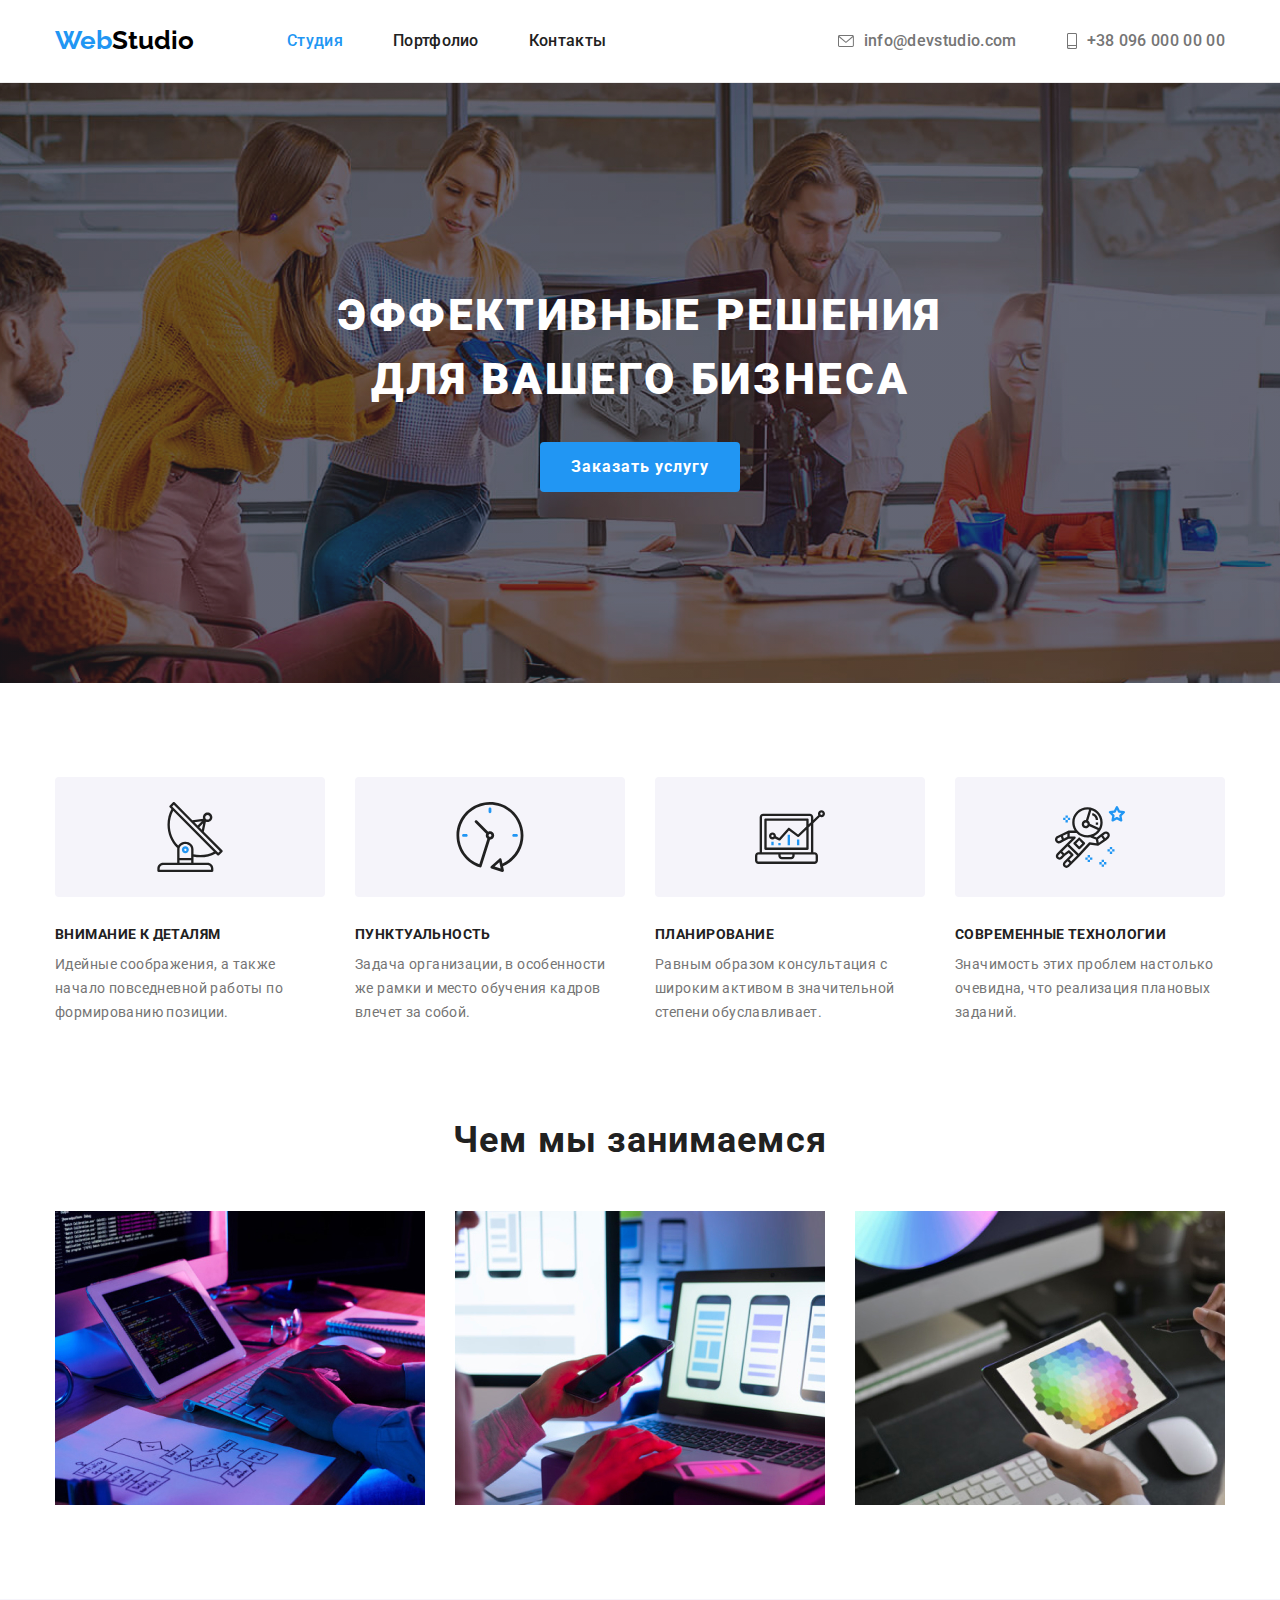
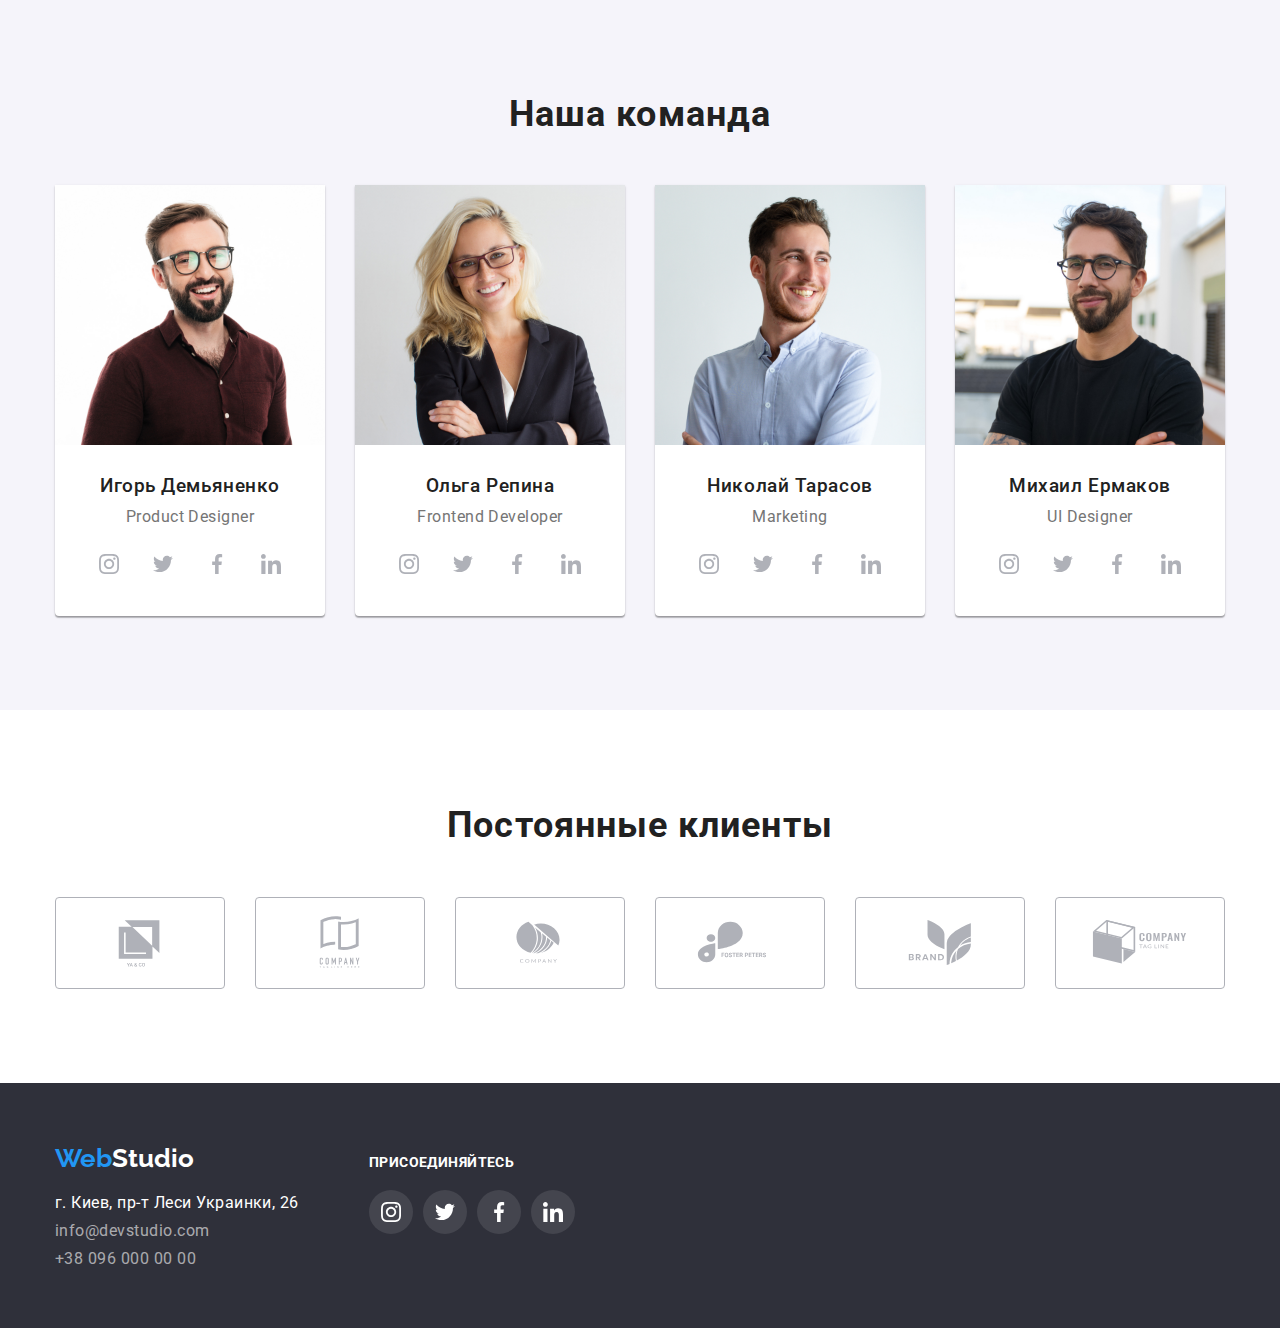
<file: index.html>
<!DOCTYPE html>
<html lang="ru">

<head>
  <meta charset="UTF-8" />
  <meta http-equiv="X-UA-Compatible" content="IE=edge" />
  <meta name="viewport" content="width=device-width, initial-scale=1.0" />
  <link rel="preconnect" href="https://fonts.googleapis.com" />
  <link rel="preconnect" href="https://fonts.gstatic.com" crossorigin />
  <link href="https://fonts.googleapis.com/css2?family=Raleway:wght@700&family=Roboto:wght@400;500;700;900&display=swap"
    rel="stylesheet" />
  <link rel="stylesheet" href="https://github.com/sindresorhus/modern-normalize/blob/main/modern-normalize.css">
  <link rel="stylesheet" href="./css/style.css" />
  <title>Студия</title>
</head>

<body>
  <header class="header">
    <div class="container header-container">
      <!--логотип фирмы-->
      <a href="./index.html" class="logo black header-logo">Web<span>Studio</span></a>
      <nav class="nav-bar">
        <!--страницы в шапке-->
        <ul class="menu-links list">
          <li class="menu-item"><a class="menu-link header-link current" href="#">Студия</a></li>
          <li class="menu-item"><a class="menu-link header-link" href="./portfolio.html">Портфолио</a></li>
          <li class="menu-item"><a class="menu-link header-link" href="#">Контакты</a></li>
        </ul>
      </nav>
      <!--контакты в шапке-->
      <ul class="contacts list">
        <li class="contacts-item">
          <a class="contact-link header-link" href="mailto:info@devstudio.com">
            <svg class="contact-icon" width="16" height="12">
              <use href="./images/icons/symbol-defs.svg#icon-envelope"></use>
            </svg>
            info@devstudio.com</a>
        </li>
        <li class="contacts-item">
          <a class="contact-link header-link" href="tel:+380961111111">
            <svg class="contact-icon" width="10" height="16">
              <use href="./images/icons/symbol-defs.svg#icon-smartphone"></use>
            </svg>
            +38 096 000 00 00
          </a>
        </li>
      </ul>

    </div>
  </header>
  <main>
    <!--контейнер для основного содержимого-->
    <!--секция "герой"-->
    <section class="hero overlay">
      <div class="container">
        <h1 class="hero-title hero-container">Эффективные решения для вашего бизнеса</h1>
        <button type="button" class="hero-btn">Заказать услугу</button>
      </div>
    </section>
    <!--секция особенности-->

    <section class="feachers section">
      <div class="container">
        <h2 hidden>Невидимый заголовок секции</h2>
        <ul class="feachers-list list">
          <li class="feachers-item">
            <div class="feacher-bg">
              <svg class="feacher-icon" width="70" height="70">
                <use href="./images/icons/symbol-defs.svg#icon-antenna"></use>
              </svg>
            </div>
            <h3 class="feachers-title">Внимание к деталям</h3>
            <p class="feachers-text">Идейные соображения, а также начало повседневной работы по формированию позиции.
            </p>
          </li>
          <li class="feachers-item">
            <div class="feacher-bg">
              <svg class="feacher-icon" width="70" height="70">
                <use href="./images/icons/symbol-defs.svg#icon-clock"></use>
              </svg>
            </div>
            <h3 class="feachers-title">Пунктуальность</h3>
            <p class="feachers-text">
              Задача организации, в особенности же рамки и место обучения кадров влечет за собой.
            </p>
          </li>
          <li class="feachers-item">
            <div class="feacher-bg">
              <svg class="feacher-icon" width="70" height="70">
                <use href="./images/icons/symbol-defs.svg#icon-diagram"></use>
              </svg>
            </div>
            <h3 class="feachers-title">Планирование</h3>
            <p class="feachers-text">
              Равным образом консультация с широким активом в значительной степени обуславливает.
            </p>
          </li>
          <li class="feachers-item">
            <div class="feacher-bg">
              <svg class="feacher-icon" width="70" height="70">
                <use href="./images/icons/symbol-defs.svg#icon-astronaut"></use>
              </svg>
            </div>
            <h3 class="feachers-title">Современные технологии</h3>
            <p class="feachers-text">Значимость этих проблем настолько очевидна, что реализация плановых заданий.</p>
          </li>
        </ul>
      </div>

    </section>
    <!--секция чем занимаемся-->
    <section class="what-are-we-doing section">
      <div class="container">
        <h2 class="what-are-we-doing-title">Чем мы занимаемся</h2>
        <ul class="dooing-list list">
          <li class="dooing-item">
            <img src="images/what_are_we_doing_1.jpg" alt="Чем мы тут занимаемся" width="370" />
          </li>
          <li class="dooing-item">
            <img src="images/what_are_we_doing_2.jpg" alt="Чем мы тут занимаемся" width="370" />
          </li>
          <li class="dooing-item">
            <img src="images/what_are_we_doing_3.jpg" alt="Чем мы тут занимаемся" width="370" />
          </li>
        </ul>
      </div>
    </section>
    <!--секция наша команда-->
    <section class="team section">
      <div class="container">
        <h2 class="team-title">Наша команда</h2>
        <ul class="team-list list">
          <li class="team-item">
            <img class="team-img" src="images/team_member_1.jpg" alt="team_member_1" width="270" />
            <div class="team-text-container">
              <h3 class="team-item-title">Игорь Демьяненко</h3>
              <p class="team-position">Product Designer</p>
              <ul class="social-list list">
                <li class="social-item">
                  <a href="#" class="social-link">
                    <svg class="social-icon" width="20" height="20">
                      <use href="./images/icons/symbol-defs.svg#icon-instagram"></use>
                    </svg>
                  </a>
                </li>
                <li class="social-item">
                  <a href="#" class="social-link">
                    <svg class="social-icon" width="20" height="20">
                      <use href="./images/icons/symbol-defs.svg#icon-twitter"></use>
                    </svg>
                  </a>
                </li>
                <li class="social-item">
                  <a href="#" class="social-link">
                    <svg class="social-icon" width="20" height="20">
                      <use href="./images/icons/symbol-defs.svg#icon-facebook"></use>
                    </svg>
                  </a>
                </li>
                <li class="social-item">
                  <a href="#" class="social-link">
                    <svg class="social-icon" width="20" height="20">
                      <use href="./images/icons/symbol-defs.svg#icon-linkedin"></use>
                    </svg>
                  </a>
                </li>
              </ul>
            </div>
          </li>
          <li class="team-item">
            <img class="team-img" src="images/team_member_2.jpg" alt="team_member_2" width="270" />
            <div class="team-text-container">
              <h3 class="team-item-title">Ольга Репина</h3>
              <p class="team-position">Frontend Developer</p>
              <ul class="social-list list">
                <li class="social-item">
                  <a href="#" class="social-link">
                    <svg class="social-icon" width="20" height="20">
                      <use href="./images/icons/symbol-defs.svg#icon-instagram"></use>
                    </svg>
                  </a>
                </li>
                <li class="social-item">
                  <a href="#" class="social-link">
                    <svg class="social-icon" width="20" height="20">
                      <use href="./images/icons/symbol-defs.svg#icon-twitter"></use>
                    </svg>
                  </a>
                </li>
                <li class="social-item">
                  <a href="#" class="social-link">
                    <svg class="social-icon" width="20" height="20">
                      <use href="./images/icons/symbol-defs.svg#icon-facebook"></use>
                    </svg>
                  </a>
                </li>
                <li class="social-item">
                  <a href="#" class="social-link">
                    <svg class="social-icon" width="20" height="20">
                      <use href="./images/icons/symbol-defs.svg#icon-linkedin"></use>
                    </svg>
                  </a>
                </li>
              </ul>
            </div>
          </li>
          <li class="team-item">
            <img class="team-img" src="images/team_member_3.jpg" alt="team_member_3" width="270" />
            <div class="team-text-container">
              <h3 class="team-item-title">Николай Тарасов</h3>
              <p class="team-position">Marketing</p>
              <ul class="social-list list">
                <li class="social-item">
                  <a href="#" class="social-link">
                    <svg class="social-icon" width="20" height="20">
                      <use href="./images/icons/symbol-defs.svg#icon-instagram"></use>
                    </svg>
                  </a>
                </li>
                <li class="social-item">
                  <a href="#" class="social-link">
                    <svg class="social-icon" width="20" height="20">
                      <use href="./images/icons/symbol-defs.svg#icon-twitter"></use>
                    </svg>
                  </a>
                </li>
                <li class="social-item">
                  <a href="#" class="social-link">
                    <svg class="social-icon" width="20" height="20">
                      <use href="./images/icons/symbol-defs.svg#icon-facebook"></use>
                    </svg>
                  </a>
                </li>
                <li class="social-item">
                  <a href="#" class="social-link">
                    <svg class="social-icon" width="20" height="20">
                      <use href="./images/icons/symbol-defs.svg#icon-linkedin"></use>
                    </svg>
                  </a>
                </li>
              </ul>
            </div>
          </li>
          <li class="team-item">
            <img class="team-img" src="images/team_member_4.jpg" alt="team_member_4" width="270" />
            <div class="team-text-container">
              <h3 class="team-item-title">Михаил Ермаков</h3>
              <p class="team-position">UI Designer</p>
              <ul class="social-list list">
                <li class="social-item">
                  <a href="#" class="social-link">
                    <svg class="social-icon" width="20" height="20">
                      <use href="./images/icons/symbol-defs.svg#icon-instagram"></use>
                    </svg>
                  </a>
                </li>
                <li class="social-item">
                  <a href="#" class="social-link">
                    <svg class="social-icon" width="20" height="20">
                      <use href="./images/icons/symbol-defs.svg#icon-twitter"></use>
                    </svg>
                  </a>
                </li>
                <li class="social-item">
                  <a href="#" class="social-link">
                    <svg class="social-icon" width="20" height="20">
                      <use href="./images/icons/symbol-defs.svg#icon-facebook"></use>
                    </svg>
                  </a>
                </li>
                <li class="social-item">
                  <a href="#" class="social-link">
                    <svg class="social-icon" width="20" height="20">
                      <use href="./images/icons/symbol-defs.svg#icon-linkedin"></use>
                    </svg>
                  </a>
                </li>
              </ul>
            </div>
          </li>
        </ul>
      </div>
    </section>
    <section class="clients section">
      <div class="container">
        <h2 class="clients-title">Постоянные клиенты</h2>
        <ul class="clients-list list">
          <li class="client-item">
            <a href="#" class="client-link">
              <svg class="client-icon" width="106px" height="60px">
                <use href="./images/icons/symbol-defs.svg#icon-client-1"></use>
              </svg>
            </a>
          </li>
          <li class="client-item">
            <a href="#" class="client-link">
              <svg class="client-icon" width="106" height="60">
                <use href="./images/icons/symbol-defs.svg#icon-client-2"></use>
              </svg>
            </a>
          </li>
          <li class="client-item">
            <a href="#" class="client-link">
              <svg class="client-icon" width="106" height="60">
                <use href="./images/icons/symbol-defs.svg#icon-client-3"></use>
              </svg>
            </a>
          </li>
          <li class="client-item">
            <a href="#" class="client-link">
              <svg class="client-icon" width="106" height="60">
                <use href="./images/icons/symbol-defs.svg#icon-client-4"></use>
              </svg>
            </a>
          </li>
          <li class="client-item">
            <a href="#" class="client-link">
              <svg class="client-icon" width="106" height="60">
                <use href="./images/icons/symbol-defs.svg#icon-client-5"></use>
              </svg>
            </a>
          </li>
          <li class="client-item">
            <a href="#" class="client-link">
              <svg class="client-icon" width="106" height="60">
                <use href="./images/icons/symbol-defs.svg#icon-client-6"></use>
              </svg>
            </a>
          </li>
        </ul>
      </div>
    </section>
  </main>
  <footer class="footer">
    <div class="container footer-container">
      <div class="footer-logo-adress">
        <a href="#" class="logo white footer-logo">Web<span>Studio</span></a>
        <address>
          <p class="footer-adress">г. Киев, пр-т Леси Украинки, 26</p>
          <ul class="list">
            <li class="footer-item"><a href="mailto:info@devstudio.com" class="footer-link">info@devstudio.com</a></li>
            <li class="footer-item"><a href="tel:+380960000000" class="footer-link">+38 096 000 00 00</a></li>
          </ul>
        </address>
      </div>
      <div class="footer-social">
        <p class="join">присоединяйтесь</p>
        <ul class="social-list list">
          <li class="footer-social-item">
            <a href="#" class="footer-social-link">
              <svg class="footer-social-icon" width="20" height="20">
                <use href="./images/icons/symbol-defs.svg#icon-instagram"></use>
              </svg>
            </a>
          </li>
          <li class="footer-social-item">
            <a href="#" class="footer-social-link">
              <svg class="footer-social-icon" width="20" height="20">
                <use href="./images/icons/symbol-defs.svg#icon-twitter"></use>
              </svg>
            </a>
          </li>
          <li class="footer-social-item">
            <a href="#" class="footer-social-link">
              <svg class="footer-social-icon" width="20" height="20">
                <use href="./images/icons/symbol-defs.svg#icon-facebook"></use>
              </svg>
            </a>
          </li>
          <li class="footer-social-item">
            <a href="#" class="footer-social-link">
              <svg class="footer-social-icon" width="20" height="20">
                <use href="./images/icons/symbol-defs.svg#icon-linkedin"></use>
              </svg>
            </a>
          </li>
        </ul>
      </div>
    </div>
  </footer>
</body>

</html>
</file>
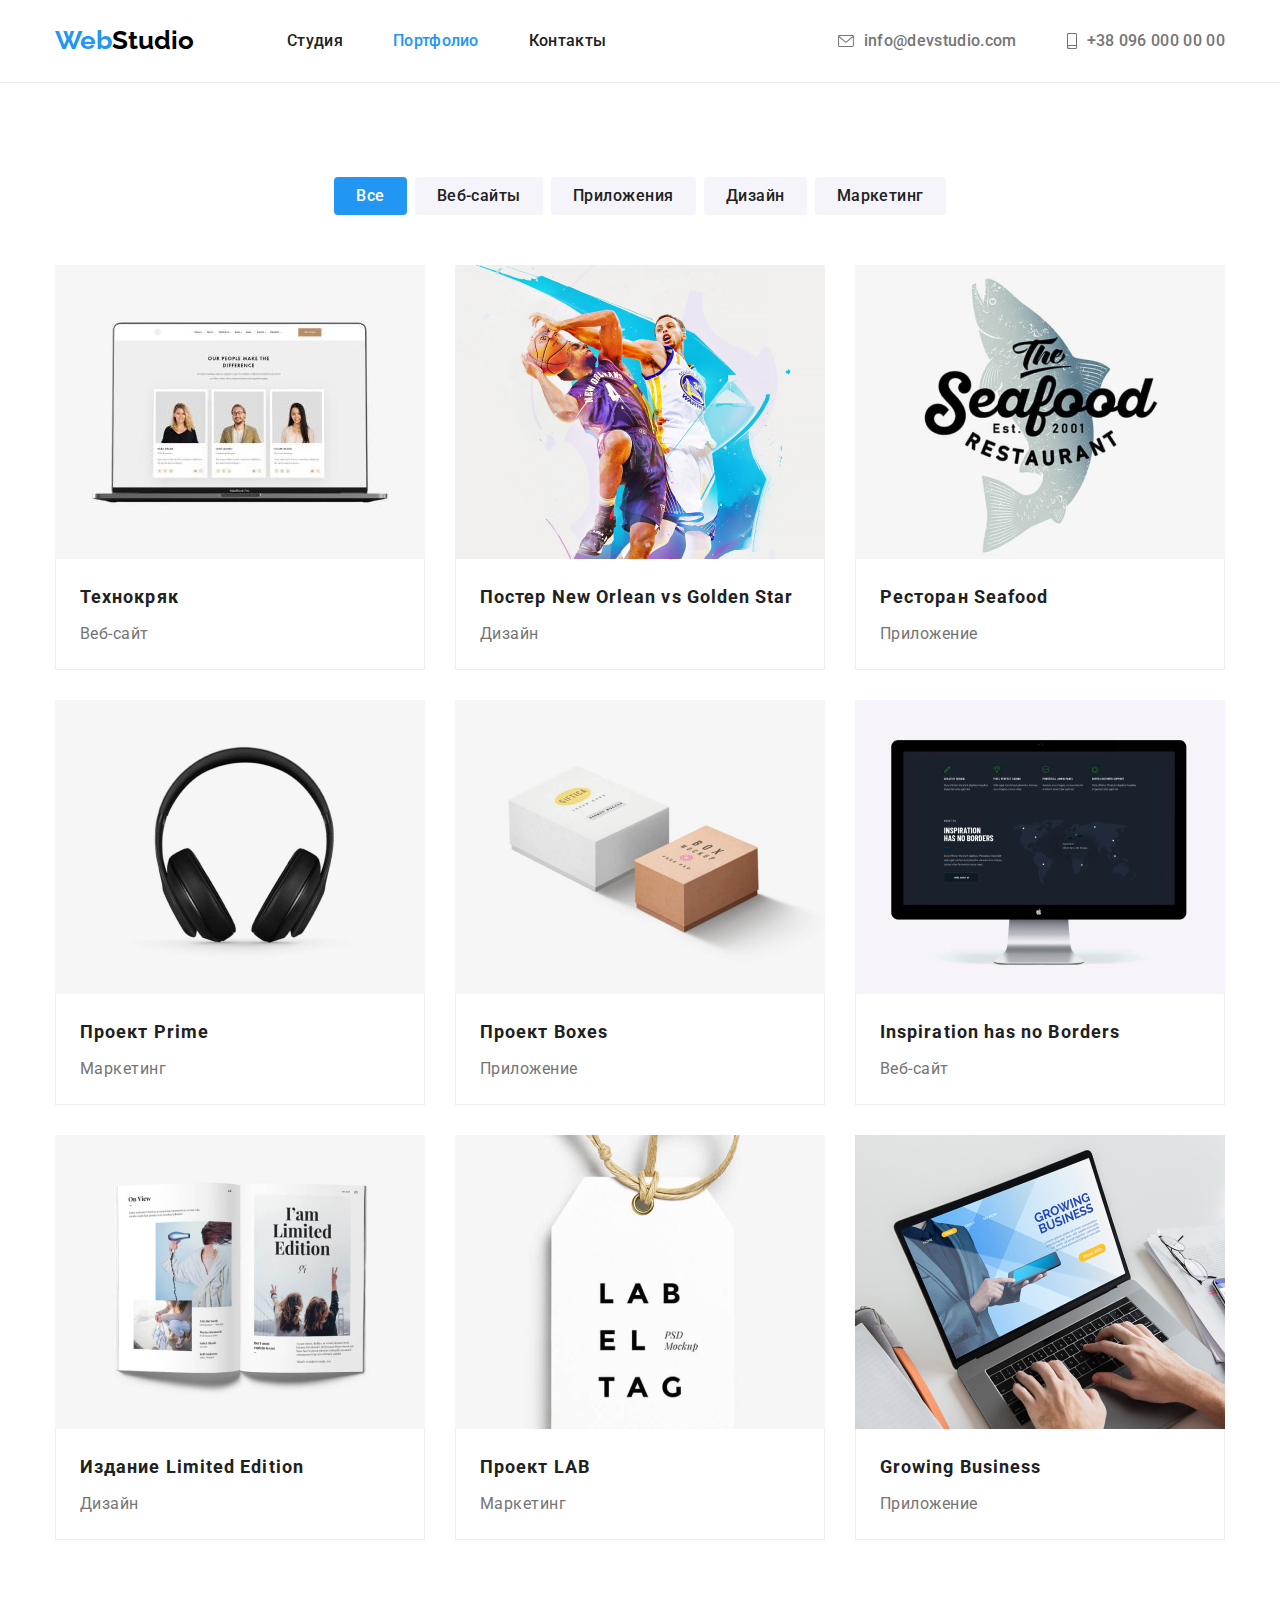
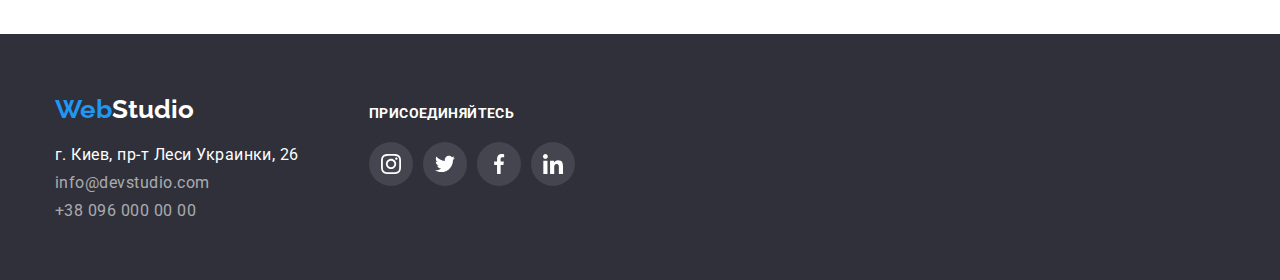
<file: portfolio.html>
<!DOCTYPE html>
<html lang="ru">

<head>
  <meta charset="UTF-8" />
  <meta http-equiv="X-UA-Compatible" content="IE=edge" />
  <meta name="viewport" content="width=device-width, initial-scale=1.0" />
  <link rel="preconnect" href="https://fonts.googleapis.com" />
  <link rel="preconnect" href="https://fonts.gstatic.com" crossorigin />
  <link href="https://fonts.googleapis.com/css2?family=Raleway:wght@700&family=Roboto:wght@400;500;700;900&display=swap"
    rel="stylesheet" />
  <link rel="stylesheet" href="https://github.com/sindresorhus/modern-normalize/blob/main/modern-normalize.css">
  <link rel="stylesheet" href="./css/style.css" />
  <title>Портфолио</title>
</head>

<body>
  <header class="header">
    <div class="container header-container">
      <!--логотип фирмы-->
      <a href="./index.html" class="logo black header-logo">Web<span>Studio</span></a>
      <nav class="nav-bar">
        <!--страницы в шапке-->
        <ul class="menu-links list">
          <li class="menu-item"><a class="menu-link header-link" href="./index.html">Студия</a></li>
          <li class="menu-item"><a class="menu-link header-link current" href="#">Портфолио</a></li>
          <li class="menu-item"><a class="menu-link header-link" href="#">Контакты</a></li>
        </ul>
      </nav>
      <!--контакты в шапке-->
      <ul class="contacts list">
        <li class="contacts-item">
          <a class="contact-link header-link" href="mailto:info@devstudio.com">
            <svg class="contact-icon" width="16" height="12">
              <use href="./images/icons/symbol-defs.svg#icon-envelope"></use>
            </svg>
            info@devstudio.com</a>
        </li>
        <li class="contacts-item">
          <a class="contact-link header-link" href="tel:+380961111111">
            <svg class="contact-icon" width="10" height="16">
              <use href="./images/icons/symbol-defs.svg#icon-smartphone"></use>
            </svg>
            +38 096 000 00 00
          </a>
        </li>
      </ul>

    </div>
  </header>
  <!--контейнер для основного содержимого-->

  <main>
    <!--секция навигации в портфолио-->
    <section class="section">
      <div class="container">
        <h1 hidden>Примеры работ</h1>
        <ul class="portfolio-btns list">
          <li class="btn-item"><button type="button" class="portfolio-btn portfolio-btn-active">Все</button></li>
          <li class="btn-item"><button type="button" class="portfolio-btn">Веб-сайты</button></li>
          <li class="btn-item"><button type="button" class="portfolio-btn">Приложения</button></li>
          <li class="btn-item"><button type="button" class="portfolio-btn">Дизайн</button></li>
          <li class="btn-item"><button type="button" class="portfolio-btn">Маркетинг</button></li>
        </ul>

        <!--карточки работ-->
        <ul class="exemples exemples-position list">
          <li class="exemples-item-position exemples-item">
            <a class="exemple-link" href="#">
              <img class="exemples-img" src="images/Projects/project_1.jpg" alt="Пример работы" width="370" />
              <div class="exemples-text-container">
                <h2 class="exemples-title">Технокряк</h2>
                <p class="exemples-text">Веб-сайт</p>
              </div>
            </a>
          </li>
          <li class="exemples-item-position exemples-item">
            <a class="exemple-link" href="#">
              <img class="exemples-img" src="images/Projects/project_2.jpg" alt="Пример работы" width="370" />
              <div class="exemples-text-container">
                <h2 class="exemples-title">Постер New Orlean vs Golden Star</h2>
                <p class="exemples-text">Дизайн</p>
              </div>
            </a>
          </li>
          <li class="exemples-item-position exemples-item">
            <a class="exemple-link" href="#">
              <img class="exemples-img" src="images/Projects/project_3.jpg" alt="Пример работы" width="370" />
              <div class="exemples-text-container">
                <h2 class="exemples-title">Ресторан Seafood</h2>
                <p class="exemples-text">Приложение</p>
              </div>
            </a>
          </li>
          <li class="exemples-item-position exemples-item">
            <a class="exemple-link" href="#">
              <img class="exemples-img" src="images/Projects/project_4.jpg" alt="Пример работы" width="370" />
              <div class="exemples-text-container">
                <h2 class="exemples-title">Проект Prime</h2>
                <p class="exemples-text"> Маркетинг</p>
              </div>
            </a>
          </li>
          <li class="exemples-item-position exemples-item">
            <a class="exemple-link" href="#">
              <img class="exemples-img" src="images/Projects/project_5.jpg" alt="Пример работы" width="370" />
              <div class="exemples-text-container">
                <h2 class="exemples-title">Проект Boxes</h2>
                <p class="exemples-text">Приложение</p>
              </div>
            </a>
          </li>
          <li class="exemples-item-position exemples-item">
            <a class="exemple-link" href="#">
              <img class="exemples-img" src="images/Projects/project_6.jpg" alt="Пример работы" width="370" />
              <div class="exemples-text-container">
                <h2 class="exemples-title">Inspiration has no Borders</h2>
                <p class="exemples-text">Веб-сайт</p>
              </div>
            </a>
          </li>
          <li class="exemples-item-position exemples-item">
            <a class="exemple-link" href="#">
              <img class="exemples-img" src="images/Projects/project_7.jpg" alt="Пример работы" width="370" />
              <div class="exemples-text-container">
                <h2 class="exemples-title">Издание Limited Edition</h2>
                <p class="exemples-text">Дизайн</p>
              </div>
            </a>
          </li>
          <li class="exemples-item-position exemples-item">
            <a class="exemple-link" href="#">
              <img class="exemples-img" src="images/Projects/project_8.jpg" alt="Пример работы" width="370" />
              <div class="exemples-text-container">
                <h2 class="exemples-title">Проект LAB</h2>
                <p class="exemples-text">Маркетинг</p>
              </div>
            </a>
          </li>
          <li class="exemples-item-position exemples-item">
            <a class="exemple-link" href="#">
              <img class="exemples-img" src="images/Projects/project_9.jpg" alt="Пример работы" width="370" />
              <div class="exemples-text-container">
                <h2 class="exemples-title">Growing Business</h2>
                <p class="exemples-text">Приложение</p>
              </div>
            </a>
          </li>
        </ul>
      </div>
    </section>
  </main>
  <footer class="footer">
    <div class="container footer-container">
      <div class="footer-logo-adress">
        <a href="#" class="logo white footer-logo">Web<span>Studio</span></a>
        <address>
          <p class="footer-adress">г. Киев, пр-т Леси Украинки, 26</p>
          <ul class="list">
            <li class="footer-item"><a href="mailto:info@devstudio.com" class="footer-link">info@devstudio.com</a></li>
            <li class="footer-item"><a href="tel:+380960000000" class="footer-link">+38 096 000 00 00</a></li>
          </ul>
        </address>
      </div>
      <div class="footer-social">
        <p class="join">присоединяйтесь</p>
        <ul class="social-list list">
          <li class="social-item">
            <a href="#" class="footer-social-link">
              <svg class="footer-social-icon" width="20" height="20">
                <use href="./images/icons/symbol-defs.svg#icon-instagram"></use>
              </svg>
            </a>
          </li>
          <li class="social-item">
            <a href="#" class="footer-social-link">
              <svg class="footer-social-icon" width="20" height="20">
                <use href="./images/icons/symbol-defs.svg#icon-twitter"></use>
              </svg>
            </a>
          </li>
          <li class="social-item">
            <a href="#" class="footer-social-link">
              <svg class="footer-social-icon" width="20" height="20">
                <use href="./images/icons/symbol-defs.svg#icon-facebook"></use>
              </svg>
            </a>
          </li>
          <li class="social-item">
            <a href="#" class="footer-social-link">
              <svg class="footer-social-icon" width="20" height="20">
                <use href="./images/icons/symbol-defs.svg#icon-linkedin"></use>
              </svg>
            </a>
          </li>
        </ul>
      </div>
    </div>
  </footer>
</body>

</html>
</file>
<file: css/style.css>
/* Палитра
#2196F3 синий в лого
#000000 черный в лого
#2F303A чёрный в герое
#FFFFFF белый фон основной
#FFFFFF99 белый прозрачность 60%
#212121 цвет заголовков черный
#757575 серый основной цвет текста
#F5F4FA серый на кнопках
#E5E5E5 фон

*/
/* CSS rules to specify families

font-family: 'Raleway', sans-serif;
font-family: 'Roboto', sans-serif;

 */
/* Сброс стилей по тегу */
p,
h1,
h2,
h3,
h4,
h5,
h6,
body {
  margin: 0;
  padding: 0;
}

ul {
  margin: 0;
  padding: 0;
}

button {
  cursor: pointer;
}
img {
  display: block;
  max-width: 100%;
  height: auto;
}
/* link {
  text-decoration: none;
} */
/* CSS переменные */
:root {
  --background-primary: #ffffff;
  --background-light-80: #ffffff99;
  --background-light-10: rgba(255, 255, 255, 0.1);
  --background-secondary: #e5e5e5;
  --background-hero: #2f303a;
  --accent: #2196f3;
  --primary-text-color: #757575;
  --secondary-text-color: #212121;
  --logo: #000000;
  --accent-secondary: #f5f4fa;
  --hero-btn-hover: #188ce8;
  --header-bottom-border: #ececec;
  --exemples-item-border: #eeeeee;
  --social-items-our-client: #afb1b8;
}
* {
  box-sizing: border-box;
}

body {
  background-color: var(--background-primary);
  color: var(--primary-text-color);
  font-family: 'Roboto', sans-serif;
}

/* "утилита" для сброса маркеров со списков */
.list {
  list-style: none;
}
/* вспомогательній контейнер */
.container {
  width: 1200px;
  margin: 0 auto;
  padding: 0 15px;
}
.section {
  padding-top: 94px;
  padding-bottom: 94px;
}
/* Заголовки */
h1,
h2,
h3,
h4,
h5 {
  color: var(--secondary-text-color);
}
/* Логотип */
.logo {
  color: var(--accent);
  font-family: Raleway;
  font-weight: bold;
  font-size: 26px;
  line-height: 1.19em;
  text-decoration: none;
}
.black span {
  color: var(--logo);
}
.white span {
  color: var(--background-primary);
}

/* панель навигации */
.header {
  border-bottom: 1px solid var(--header-bottom-border);
}
.header-logo {
  padding-top: 24px;
  padding-bottom: 25px;
  margin-right: 93px;
}
.header-container {
  display: flex;
  align-items: center;
}
.nav-bar {
  display: flex;
}
.menu-links {
  display: flex;
}
/* внешний отступ всем кроме последнего */
.menu-item:not(:last-child) {
  margin-right: 50px;
}
.header-link {
  display: block;
  padding-top: 32px;
  padding-bottom: 32px;
}
.menu-link {
  color: var(--secondary-text-color);
  line-height: 1.14;
  font-weight: 500;
  letter-spacing: 0.02em;
  text-decoration: none;
}

.menu-link:hover,
.menu-link:focus,
.contact-link:hover,
.contact-link:focus,
.footer-link:focus,
.footer-link:hover {
  color: var(--accent);
}
.current {
  color: var(--accent);
}

/* контакты */
/* .contacts {
} */
.contacts {
  display: flex;
  margin-left: auto;
}
.contacts-item {
  display: flex;
  align-items: center;
}
.contact-icon {
  fill: var(--primary-text-color);
  margin-right: 10px;
}
.contacts-item:hover .contact-icon,
.contacts-item:focus .contact-icon,
.contact-link:hover .contact-icon,
.contact-link:focus .contact-icon {
  fill: var(--accent);
}
.contacts-item:not(:last-child) {
  margin-right: 50px;
}
.contact-link {
  display: flex;
  align-items: center;
  color: var(--primary-text-color);
  font-weight: 500;
  line-height: 1.14;
  letter-spacing: 0.02em;
  text-decoration: none;
}
/* Секция герой */
.hero {
  background-color: var(--background-hero);
  padding-top: 200px;
  padding-bottom: 200px;
}
.overlay {
  max-width: 1600px;
  height: 600px;
  margin-left: auto;
  margin-right: auto;
  background-image: linear-gradient(rgba(47, 48, 58, 0.4), rgba(47, 48, 58, 0.4)),
    url(../images/bg/hero_background.jpg);
  background-size: cover;
  background-repeat: no-repeat;
  background-position: center;
}
.hero-container {
  width: 696px;
  margin-bottom: 30px;
  margin-right: auto;
  margin-left: auto;
}
.hero-title {
  color: var(--background-primary);
  font-weight: 900;
  font-size: 44px;
  line-height: 1.46;
  letter-spacing: 0.06em;
  text-align: center;
  text-transform: uppercase;
}
.hero-btn {
  display: block;
  margin: 0 auto;
  font-family: 'Roboto';
  background-color: var(--accent);
  color: var(--background-primary);
  font-size: 16px;
  line-height: 1.875;
  font-weight: 700;
  letter-spacing: 0.06em;
  min-width: 200px;
  min-height: 50px;
  border-radius: 4px;
  border: none;
}
.hero-btn:focus,
.hero-btn:hover {
  background-color: var(--hero-btn-hover);
}
/* секция feachers */
/* .feachers-container {
  display: flex;
} */
.feachers-list {
  display: flex;
  flex-wrap: wrap;
  margin-left: -30px;
}
.feachers-item {
  flex-basis: calc(100% / 4 - 30px);
  margin-left: 30px;
  display: flex;
  flex-direction: column;
}
.feacher-bg {
  display: flex;
  justify-content: center;
  align-items: center;
  width: 100%;
  height: 120px;
  background-color: var(--accent-secondary);
  margin-bottom: 30px;
  border-radius: 4px;
}
.feacher-icon {
}
.feachers-title {
  font-size: 14px;
  line-height: 1.14;
  font-weight: bold;
  letter-spacing: 0.03em;
  text-transform: uppercase;
  margin-bottom: 10px;
}

.feachers-text {
  font-size: 14px;
  line-height: 1.71;
  letter-spacing: 0.03em;
}
/* Заголовки секций */
.team-title,
.what-are-we-doing-title,
.clients-title {
  font-size: 36px;
  line-height: 1.17;
  font-weight: bold;
  letter-spacing: 0.03em;
  text-align: center;
  margin-bottom: 50px;
}
.what-are-we-doing {
  padding-top: 0;
}
/* ----------секция чем занимаемся---------- */
.dooing-list {
  display: flex;
  flex-wrap: wrap;
  margin-left: -30px;
}
.dooing-item {
  flex-basis: calc(100% / 3 - 30px);
  margin-left: 30px;
}
/* секция Наша команда */
.team {
  background-color: var(--accent-secondary);
}
.team-list {
  display: flex;
  flex-wrap: wrap;
  margin-left: -30px;
  padding-left: 0;
}
.team-item {
  flex-basis: calc((100% - 30px * 4) / 4);
  margin-left: 30px;
  background-color: var(--background-primary);
  box-shadow: 0px 1px 3px rgba(0, 0, 0, 0.12), 0px 1px 1px rgba(0, 0, 0, 0.14),
    0px 2px 1px rgba(0, 0, 0, 0.2);
  border-radius: 0px 0px 4px 4px;
}
/* .team-img {
  margin-bottom: 30px;
} */
.team-text-container {
  padding-top: 30px;
  padding-bottom: 30px;
}
.team-item-title {
  line-height: 1.1875;
  font-weight: 500;
  letter-spacing: 0.03em;
  text-align: center;
  margin-bottom: 10px;
}
.team-position {
  letter-spacing: 0.03em;
  text-align: center;
  margin-bottom: 16px;
}
.social-list {
  display: flex;
  justify-content: center;
}
.social-item {
  width: 44px;
  height: 44px;
  margin-right: 10px;
}
.social-item:last-child {
  margin-right: 0;
}
.social-link {
  background-color: var(--background-primary);
  width: 100%;
  height: 100%;
  display: flex;
  justify-content: center;
  align-items: center;
  border-radius: 50%;
}

.social-icon {
  fill: var(--social-items-our-client);
}
.social-link:hover .social-icon,
.social-link:focus .social-icon {
  fill: var(--background-primary);
  background-color: var(--accent);
}
.social-link:hover,
.social-link:focus {
  background-color: var(--accent);
}
/* Класс social item общий в карточках команда и футере */

/* адрес футере */
.footer {
  background-color: var(--background-hero);
  padding-top: 60px;
  padding-bottom: 60px;
}
.footer-container {
  display: flex;
  align-items: baseline;
}

.footer-logo-adress {
  margin-right: 70px;
}
/* .footer-social {
  width: 206px;
} */
.footer-logo {
  display: inline-block;
  margin-bottom: 20px;
}
.footer-item:not(:last-child) {
  margin-bottom: 9px;
}
.footer-adress {
  color: var(--background-primary);
  font-style: normal;
  letter-spacing: 0.03em;
  margin-bottom: 9px;
}
.footer-link {
  color: var(--background-light-80);
  font-style: normal;
  letter-spacing: 0.03em;
  text-decoration: none;
}

.join {
  color: var(--background-primary);
  font-weight: 700;
  font-size: 14px;
  line-height: 1.14;
  letter-spacing: 0.03em;
  text-transform: uppercase;
  margin-bottom: 20px;
}
.footer-social-item {
  width: 44px;
  height: 44px;
  margin-right: 10px;
}
.footer-social-link {
  background-color: var(--background-light-10);
  width: 100%;
  height: 100%;
  display: flex;
  justify-content: center;
  align-items: center;
  border-radius: 50%;
}

.footer-social-icon {
  fill: var(--background-primary);
}
.footer-social-link:hover,
.footer-social-link:focus {
  background-color: var(--accent);
}
/* ---------------Секция клиенты--------------- */
.clients-list {
  display: flex;
  flex-wrap: wrap;
  margin-right: -30px;
}
.client-item {
  display: flex;
  flex-basis: calc(100% / 6 - 30px);
  margin-right: 30px;
  height: 92px;
}
.client-link {
  display: flex;
  justify-content: center;
  align-items: center;
  width: 100%;
  background-color: var(--background-primary);
  border: 1px solid var(--social-items-our-client);
  border-radius: 4px;
}
.client-item:last-child {
  margin-right: 0;
}
.client-icon {
  fill: var(--social-items-our-client);
}

.client-link:hover .client-icon,
.client-link:focus .client-icon {
  fill: var(--accent);
}
.client-link:hover,
.client-link:focus {
  border: 1px solid var(--accent);
}

/* кнопки-фильтры в портфолио */
.portfolio-btns {
  display: flex;
  flex-wrap: wrap;
  justify-content: center;
  margin-bottom: 50px;
}
.portfolio-btn {
  font-family: 'Roboto';
  background-color: var(--accent-secondary);
  color: var(--secondary-text-color);
  font-weight: 500;
  font-size: 16px;
  line-height: 1.62;
  letter-spacing: 0.03em;
  border-radius: 4px;
  border: none;
  padding: 6px 22px;
}
.portfolio-btn-active {
  background-color: var(--accent);
  color: var(--background-primary);
}
.btn-item:not(:last-child) {
  margin-right: 8px;
}
.portfolio-btn:hover,
.portfolio-btn:focus {
  background-color: var(--accent);
  color: var(--background-primary);
  box-shadow: 0px 3px 1px rgba(0, 0, 0, 0.1), 0px 1px 2px rgba(0, 0, 0, 0.08),
    0px 2px 2px rgba(0, 0, 0, 0.12);
}

/* Заголовки карточек в портфолио */
.exemples-position {
  display: flex;
  flex-wrap: wrap;
  padding-right: 0;
  margin-right: -30px;
  margin-bottom: -30px;
}
.exemples-item-position {
  flex-basis: calc(100% / 3 - 30px);
  margin-right: 30px;
  margin-bottom: 30px;
}
.exemples-item-position:nth-child(3n) {
  margin-right: 0;
}
.exemple-link:hover,
.exemple-link:focus {
  box-shadow: 0px 1px 1px rgba(0, 0, 0, 0.12), 0px 4px 4px rgba(0, 0, 0, 0.06),
    1px 4px 6px rgba(0, 0, 0, 0.16);
}

.exemple-link {
  display: flex;
  flex-direction: column;
  width: 100%;
  height: 100%;
  text-decoration: none;
}

.exemples-text-container {
  padding: 20px 24px;
  border-bottom: 1px solid var(--exemples-item-border);
  border-right: 1px solid var(--exemples-item-border);
  border-left: 1px solid var(--exemples-item-border);
  text-decoration: none;
}
.exemples-title {
  color: var(--secondary-text-color);
  font-weight: 700;
  font-size: 18px;
  line-height: 2;
  letter-spacing: 0.06em;
  margin-bottom: 4px;
}

.exemples-text {
  color: var(--primary-text-color);
  font-size: 16px;
  line-height: 1.875;
  letter-spacing: 0.03em;
}
</file>
